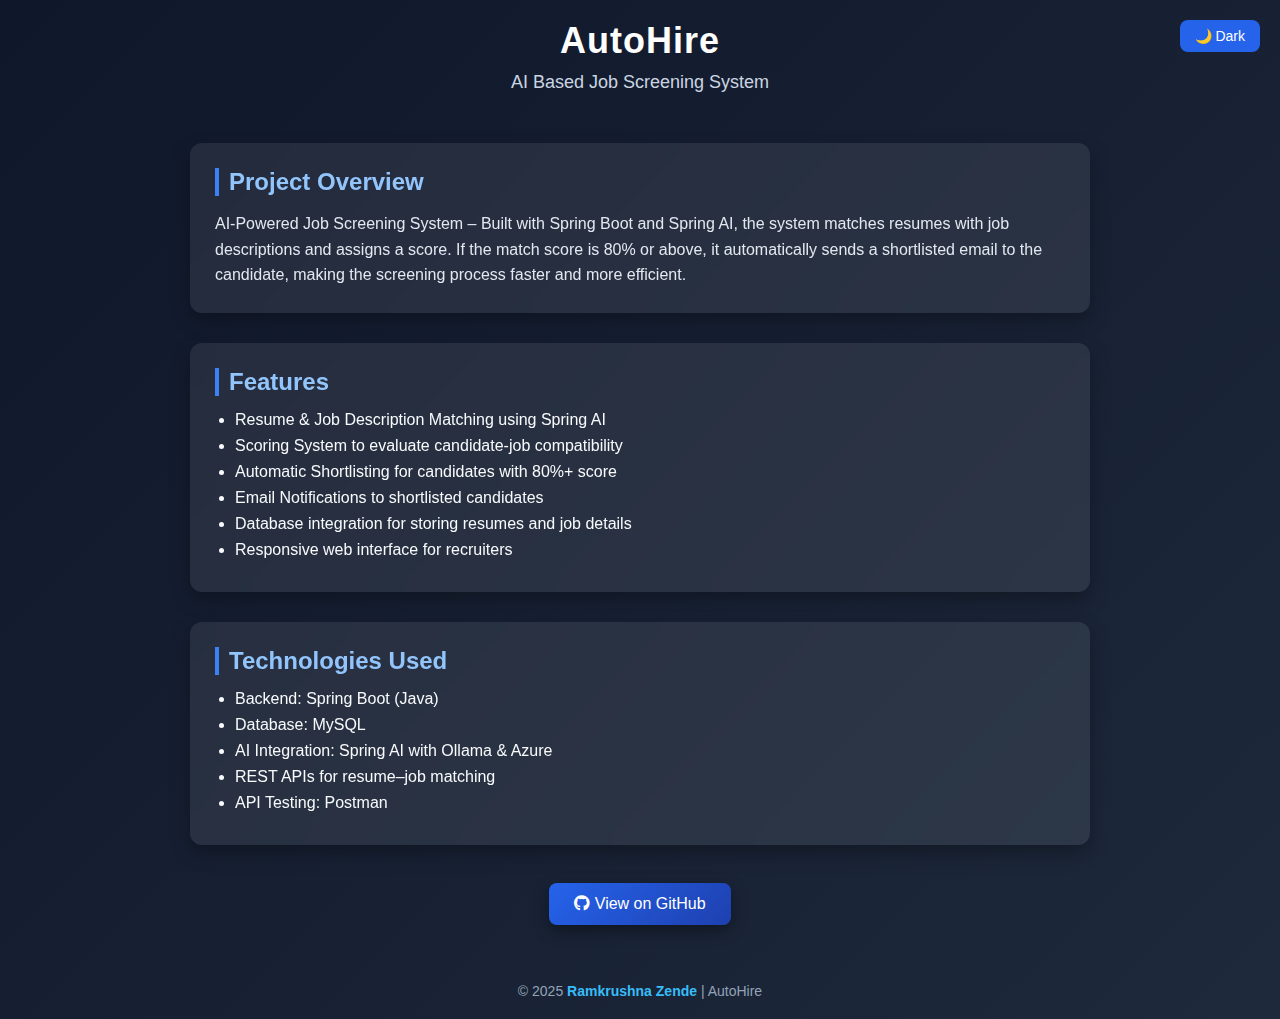
<file: Autohire.html>
<!DOCTYPE html>
<html lang="en">
<head>
  <meta charset="UTF-8" />
  <meta name="viewport" content="width=device-width, initial-scale=1.0"/>
  <title>AutoHire</title>
  <link rel="stylesheet" href="https://cdnjs.cloudflare.com/ajax/libs/font-awesome/6.5.0/css/all.min.css">
  <style>
    * { 
      margin: 0;
      padding: 0;
      box-sizing: border-box;
    }

    body {
      font-family: 'Segoe UI', Tahoma, Geneva, Verdana, sans-serif;
      background: linear-gradient(135deg, #0f172a, #1e293b);
      color: #f1f5f9;
      padding: 20px;
      transition: background 0.5s, color 0.5s;
    }

    body.light {
      background: linear-gradient(135deg, #f9fafb, #e5e7eb);
      color: #1e293b;
    }

    .header {
      text-align: center;
      margin-bottom: 50px;
      position: relative;
    }

    .header h1 {
      font-size: 36px;
      margin-bottom: 10px;
      color: #fff;
      letter-spacing: 1px;
    }

    body.light .header h1 {
      color: #1e293b;
    }

    .header p {
      font-size: 18px;
      color: #cbd5e1;
    }

    body.light .header p {
      color: #475569;
    }

    .theme-toggle {
      position: absolute;
      top: 0;
      right: 0;
      padding: 8px 15px;
      border-radius: 8px;
      background: #2563eb;
      color: #fff;
      cursor: pointer;
      font-size: 14px;
      border: none;
      transition: all 0.3s ease;
    }

    body.light .theme-toggle {
      background: #1e293b;
      color: #f1f5f9;
    }

    .section {
      max-width: 900px;
      margin: auto;
      background: rgba(255, 255, 255, 0.08);
      backdrop-filter: blur(10px);
      padding: 25px;
      margin-bottom: 30px;
      border-radius: 12px;
      box-shadow: 0 8px 20px rgba(0,0,0,0.3);
      transition: transform 0.3s, background 0.5s;
    }

    .section:hover {
      transform: translateY(-5px);
    }

    body.light .section {
      background: rgba(255, 255, 255, 0.9);
      box-shadow: 0 5px 15px rgba(0,0,0,0.1);
    }

    .section h2 {
      font-size: 24px;
      margin-bottom: 15px;
      color: #93c5fd;
      border-left: 4px solid #3b82f6;
      padding-left: 10px;
    }

    body.light .section h2 {
      color: #1e3a8a;
      border-left-color: #1d4ed8;
    }

    .section p {
      font-size: 16px;
      line-height: 1.6;
      color: #e2e8f0;
    }

    body.light .section p {
      color: #334155;
    }

    .section ul {
      margin-left: 20px;
      margin-top: 10px;
    }

    .section ul li {
      margin-bottom: 8px;
      font-size: 16px;
      color: #f8fafc;
    }

    body.light .section ul li {
      color: #1e293b;
    }

    .buttons {
      text-align: center;
      margin-top: 25px;
    }

    .buttons a {
      display: inline-block;
      margin: 8px;
      text-decoration: none;
      padding: 12px 25px;
      background: linear-gradient(135deg, #2563eb, #1e40af);
      color: #fff;
      border-radius: 8px;
      font-weight: 500;
      box-shadow: 0 5px 15px rgba(0,0,0,0.4);
      transition: all 0.3s ease;
    }

    .buttons a:hover {
      background: linear-gradient(135deg, #1d4ed8, #1e3a8a);
      transform: translateY(-3px);
    }

    footer {
      text-align: center;
      font-size: 14px;
      margin-top: 50px;
      color: #94a3b8;
    }

    body.light footer {
      color: #475569;
    }

    footer span {
      color: #38bdf8;
      font-weight: bold;
    }

    @media (max-width: 768px) {
      .section {
        padding: 20px;
      }
      .header h1 {
        font-size: 28px;
      }
    }
  </style>
</head>
<body>

  <div class="header">
    <h1>AutoHire</h1>
    <p>AI Based Job Screening System</p>
    <button class="theme-toggle" onclick="toggleTheme()">🌙 Dark</button>
  </div>

  <div class="section">
    <h2>Project Overview</h2>
    <p>
      AI-Powered Job Screening System – Built with Spring Boot and Spring AI, the system matches resumes with job descriptions and assigns a score. If the match score is 80% or above, it automatically sends a shortlisted email to the candidate, making the screening process faster and more efficient.
    </p>
  </div>

  <div class="section">
    <h2>Features</h2>
    <ul>
      <li>Resume & Job Description Matching using Spring AI</li>
      <li>Scoring System to evaluate candidate-job compatibility</li>
      <li>Automatic Shortlisting for candidates with 80%+ score</li>
      <li>Email Notifications to shortlisted candidates</li>
      <li>Database integration for storing resumes and job details</li>
      <li>Responsive web interface for recruiters</li>
    </ul>
  </div>

  <div class="section">
    <h2>Technologies Used</h2>
    <ul>
      <li>Backend: Spring Boot (Java)</li>
      <li>Database: MySQL</li>
      <li>AI Integration: Spring AI with Ollama & Azure</li>
      <li>REST APIs for resume–job matching</li>
      <li>API Testing: Postman</li>
    </ul>
  </div>

  <div class="buttons">
    <a href="https://github.com/ramzende14" target="_blank">
      <i class="fab fa-github"></i> View on GitHub
    </a>
  </div>

  <footer>
    &copy; 2025 <span>Ramkrushna Zende</span> | AutoHire
  </footer>

  <script>
    function toggleTheme() {
      document.body.classList.toggle('light');
      const btn = document.querySelector('.theme-toggle');
      if (document.body.classList.contains('light')) {
        btn.textContent = "🌙 Dark";
      } else {
        btn.textContent = "☀️ Light";
      }
    }
  </script>

</body>
</html>
</file>
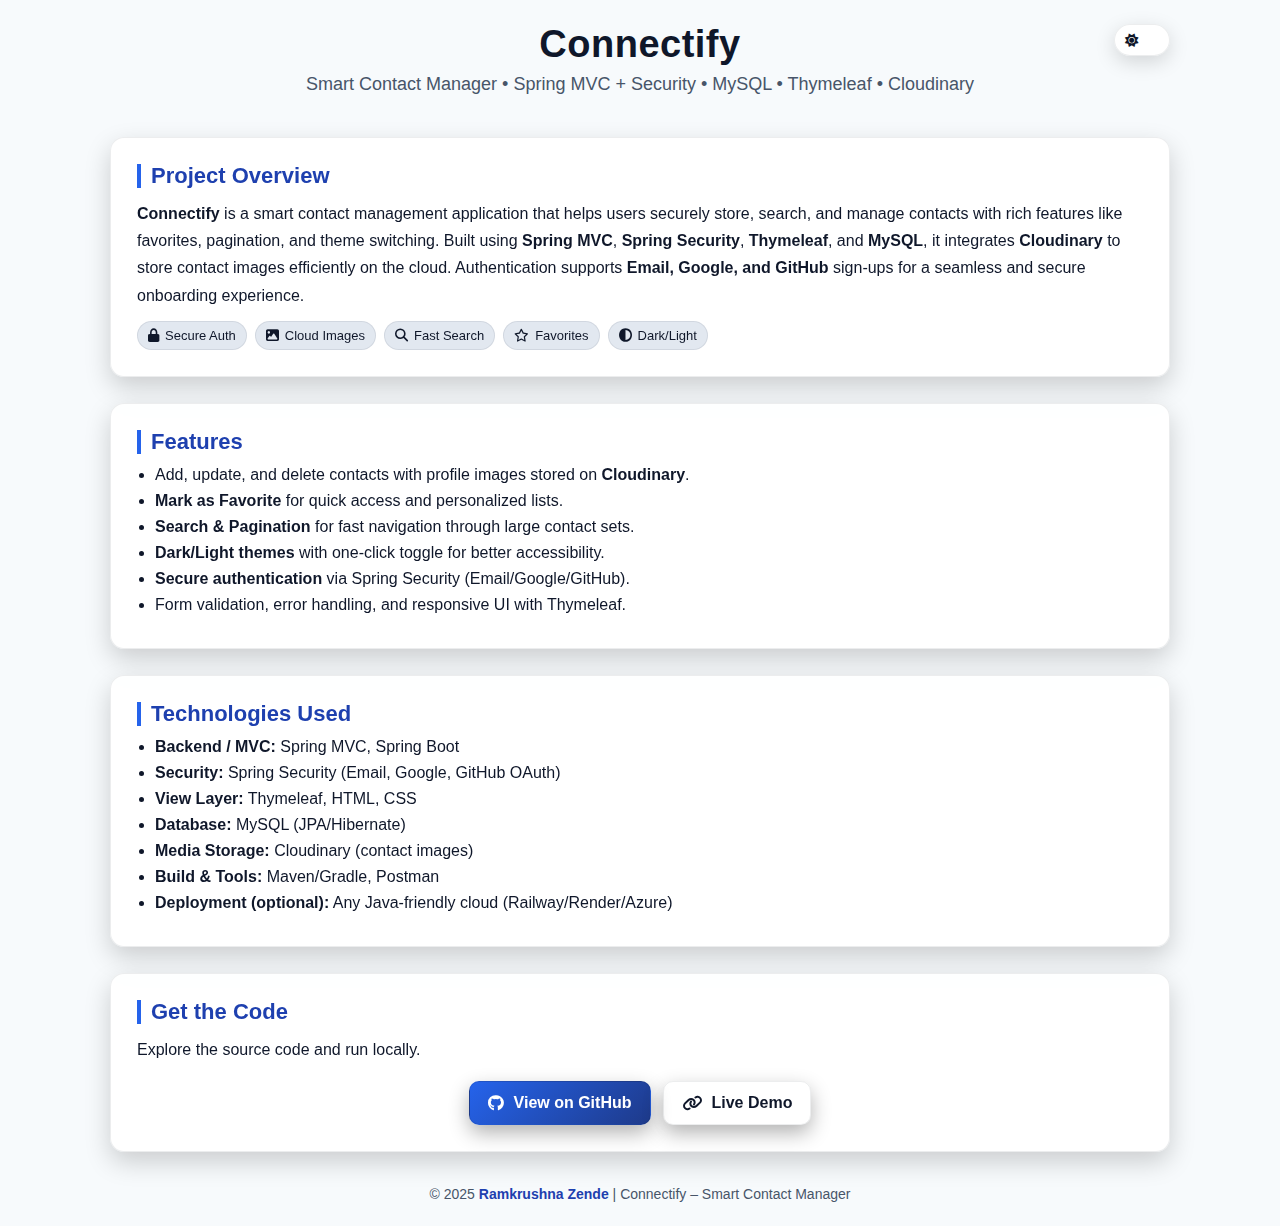
<file: Connectify.html>
<!DOCTYPE html>
<html lang="en" data-theme="dark">
<head>
  <meta charset="UTF-8" />
  <meta name="viewport" content="width=device-width, initial-scale=1.0"/>
  <title>Connectify – Smart Contact Manager</title>
  <link rel="stylesheet" href="https://cdnjs.cloudflare.com/ajax/libs/font-awesome/6.5.0/css/all.min.css">

  <style>
    :root {
      /* Light theme */
      --bg: #f7fafc;
      --text: #0f172a;
      --muted: #475569;
      --card: rgba(255,255,255,0.9);
      --card-border: rgba(15,23,42,0.08);
      --accent: #1e40af;
      --accent-2: #2563eb;
      --chip-bg: #e2e8f0;
      --chip-text: #0f172a;
    }
    /* Dark theme vars */
    html[data-theme="dark"] {
      --bg: linear-gradient(135deg, #0f172a, #1e293b);
      --text: #e8eef7;
      --muted: #cbd5e1;
      --card: rgba(255,255,255,0.08);
      --card-border: rgba(255,255,255,0.12);
      --accent: #93c5fd;
      --accent-2: #3b82f6;
      --chip-bg: rgba(148,163,184,0.2);
      --chip-text: #e2e8f0;
    }

    * { margin: 0; padding: 0; box-sizing: border-box; }
    body {
      font-family: 'Segoe UI', Tahoma, Geneva, Verdana, sans-serif;
      background: var(--bg);
      color: var(--text);
      padding: 24px;
      transition: background 0.4s ease, color 0.3s ease;
      min-height: 100vh;
    }

    .container { max-width: 1060px; margin: 0 auto; }

    /* Header */
    .header {
      text-align: center;
      margin-bottom: 42px;
      position: relative;
    }
    .brand {
      font-size: 38px;
      letter-spacing: .5px;
      font-weight: 800;
      line-height: 1.1;
    }
    .subtitle {
      margin-top: 8px;
      font-size: 18px;
      color: var(--muted);
    }

    /* Theme toggle */
    .toggle-wrap {
      position: absolute;
      top: 0;
      right: 0;
    }
    .toggle {
      appearance: none;
      width: 56px; height: 32px;
      background: var(--card);
      border: 1px solid var(--card-border);
      border-radius: 999px;
      position: relative;
      cursor: pointer;
      outline: none;
      transition: background .2s ease, border-color .2s ease;
      box-shadow: 0 6px 20px rgba(0,0,0,.15);
      backdrop-filter: blur(6px);
    }
    .toggle:after {
      content: "\f185";
      font-family: "Font Awesome 6 Free";
      font-weight: 900;
      position: absolute;
      top: 50%; transform: translateY(-50%);
      left: 4px;
      width: 24px; height: 24px;
      border-radius: 50%;
      display: grid; place-items: center;
      background: white;
      color: #0f172a;
      transition: left .25s ease, transform .25s ease;
    }
    html[data-theme="dark"] .toggle:after {
      content: "\f186"; /* moon */
      left: 28px;
      transform: translateY(-50%) rotate(360deg);
      background: #0b1220;
      color: #e2e8f0;
      border: 1px solid var(--card-border);
    }

    /* Card sections */
    .section {
      background: var(--card);
      border: 1px solid var(--card-border);
      border-radius: 14px;
      padding: 26px;
      margin-bottom: 26px;
      backdrop-filter: blur(10px);
      box-shadow: 0 10px 26px rgba(0,0,0,0.18);
      transition: transform .25s ease, box-shadow .25s ease, border-color .2s ease;
    }
    .section:hover { transform: translateY(-4px); }

    .section h2 {
      font-size: 22px;
      margin-bottom: 12px;
      color: var(--accent);
      border-left: 4px solid var(--accent-2);
      padding-left: 10px;
      line-height: 1.1;
    }
    .section p { line-height: 1.7; font-size: 16px; color: var(--text); }
    .muted { color: var(--muted); }

    .section ul { margin-left: 18px; margin-top: 12px; }
    .section li { margin-bottom: 8px; font-size: 16px; }

    /* Chips */
    .chips { display: flex; flex-wrap: wrap; gap: 8px; margin-top: 12px; }
    .chip {
      font-size: 13px;
      padding: 6px 10px;
      border-radius: 999px;
      background: var(--chip-bg);
      color: var(--chip-text);
      border: 1px solid var(--card-border);
      display: inline-flex; align-items: center; gap: 6px;
    }

    /* Gallery */
    .gallery {
      display: grid;
      grid-template-columns: repeat(3, 1fr);
      gap: 14px;
      margin-top: 14px;
    }
    .shot {
      border-radius: 12px;
      overflow: hidden;
      aspect-ratio: 16/9;
      border: 1px solid var(--card-border);
      box-shadow: 0 6px 16px rgba(0,0,0,.15);
      background: #0b1220;
    }
    .shot img {
      width: 100%; height: 100%; object-fit: cover;
      display: block;
      filter: saturate(0.95);
      transition: transform .35s ease, filter .35s ease;
    }
    .shot:hover img { transform: scale(1.03); filter: saturate(1.05); }

    /* Buttons */
    .buttons { display: flex; justify-content: center; gap: 12px; flex-wrap: wrap; margin-top: 18px; }
    .btn {
      display: inline-flex; align-items: center; gap: 10px;
      text-decoration: none;
      padding: 12px 18px;
      border-radius: 10px;
      font-weight: 600;
      border: 1px solid var(--card-border);
      background: linear-gradient(135deg, var(--accent-2), #1e3a8a);
      color: #fff;
      box-shadow: 0 8px 20px rgba(0,0,0,.3);
      transition: transform .2s ease, box-shadow .2s ease, opacity .2s ease;
    }
    .btn.secondary {
      background: transparent;
      color: var(--text);
      border: 1px solid var(--card-border);
    }
    .btn:hover { transform: translateY(-2px); box-shadow: 0 12px 24px rgba(0,0,0,.35); }
    .btn.secondary:hover { opacity: .9; }

    footer {
      text-align: center;
      font-size: 14px;
      margin-top: 34px;
      color: var(--muted);
    }
    footer span { font-weight: 700; color: var(--accent); }

    @media (max-width: 900px) {
      .gallery { grid-template-columns: 1fr 1fr; }
    }
    @media (max-width: 640px) {
      .gallery { grid-template-columns: 1fr; }
      .brand { font-size: 30px; }
    }
  </style>
</head>
<body>
  <div class="container">

    <header class="header">
      <h1 class="brand">Connectify</h1>
      <p class="subtitle">Smart Contact Manager • Spring MVC + Security • MySQL • Thymeleaf • Cloudinary</p>

      <div class="toggle-wrap">
        <button id="themeToggle" class="toggle" aria-label="Toggle theme"></button>
      </div>
    </header>

    <section class="section">
      <h2>Project Overview</h2>
      <p>
        <strong>Connectify</strong> is a smart contact management application that helps users securely store, search, and manage contacts with rich features like favorites, pagination, and theme switching. 
        Built using <strong>Spring MVC</strong>, <strong>Spring Security</strong>, <strong>Thymeleaf</strong>, and <strong>MySQL</strong>, it integrates <strong>Cloudinary</strong> to store contact images efficiently on the cloud. 
        Authentication supports <strong>Email, Google, and GitHub</strong> sign-ups for a seamless and secure onboarding experience.
      </p>
      <div class="chips" aria-label="Highlights">
        <span class="chip"><i class="fa-solid fa-lock"></i> Secure Auth</span>
        <span class="chip"><i class="fa-solid fa-image"></i> Cloud Images</span>
        <span class="chip"><i class="fa-solid fa-magnifying-glass"></i> Fast Search</span>
        <span class="chip"><i class="fa-regular fa-star"></i> Favorites</span>
        <span class="chip"><i class="fa-solid fa-circle-half-stroke"></i> Dark/Light</span>
      </div>
    </section>

    <section class="section">
      <h2>Features</h2>
      <ul>
        <li>Add, update, and delete contacts with profile images stored on <strong>Cloudinary</strong>.</li>
        <li><strong>Mark as Favorite</strong> for quick access and personalized lists.</li>
        <li><strong>Search & Pagination</strong> for fast navigation through large contact sets.</li>
        <li><strong>Dark/Light themes</strong> with one-click toggle for better accessibility.</li>
        <li><strong>Secure authentication</strong> via Spring Security (Email/Google/GitHub).</li>
        <li>Form validation, error handling, and responsive UI with Thymeleaf.</li>
      </ul>
    </section>

    <section class="section">
      <h2>Technologies Used</h2>
      <ul>
        <li><strong>Backend / MVC:</strong> Spring MVC, Spring Boot</li>
        <li><strong>Security:</strong> Spring Security (Email, Google, GitHub OAuth)</li>
        <li><strong>View Layer:</strong> Thymeleaf, HTML, CSS</li>
        <li><strong>Database:</strong> MySQL (JPA/Hibernate)</li>
        <li><strong>Media Storage:</strong> Cloudinary (contact images)</li>
        <li><strong>Build & Tools:</strong> Maven/Gradle, Postman</li>
        <li><strong>Deployment (optional):</strong> Any Java-friendly cloud (Railway/Render/Azure)</li>
      </ul>
    </section>

   

    <section class="section">
      <h2>Get the Code</h2>
      <p class="muted">Explore the source code and run locally.</p>
      <div class="buttons">
        <a class="btn" href="https://github.com/ramzende14" target="_blank" rel="noopener">
          <i class="fa-brands fa-github"></i> View on GitHub
        </a>
        <a class="btn secondary" href="#" onclick="alert('Live demo link coming soon!'); return false;">
          <i class="fa-solid fa-link"></i> Live Demo
        </a>
      </div>
    </section>

    <footer>
      &copy; 2025 <span>Ramkrushna Zende</span> | Connectify – Smart Contact Manager
    </footer>
  </div>

  <script>
    // Theme toggle: remembers user choice
    const root = document.documentElement;
    const toggle = document.getElementById('themeToggle');

    // Load saved theme or system preference
    (function initTheme(){
      const saved = localStorage.getItem('connectify-theme');
      if(saved){
        document.documentElement.setAttribute('data-theme', saved);
      } else {
        const prefersDark = window.matchMedia('(prefers-color-scheme: dark)').matches;
        document.documentElement.setAttribute('data-theme', prefersDark ? 'dark' : 'light');
      }
    })();

    toggle.addEventListener('click', () => {
      const current = root.getAttribute('data-theme');
      const next = current === 'dark' ? 'light' : 'dark';
      root.setAttribute('data-theme', next);
      localStorage.setItem('connectify-theme', next);
    });
  </script>
</body>
</html>
</file>
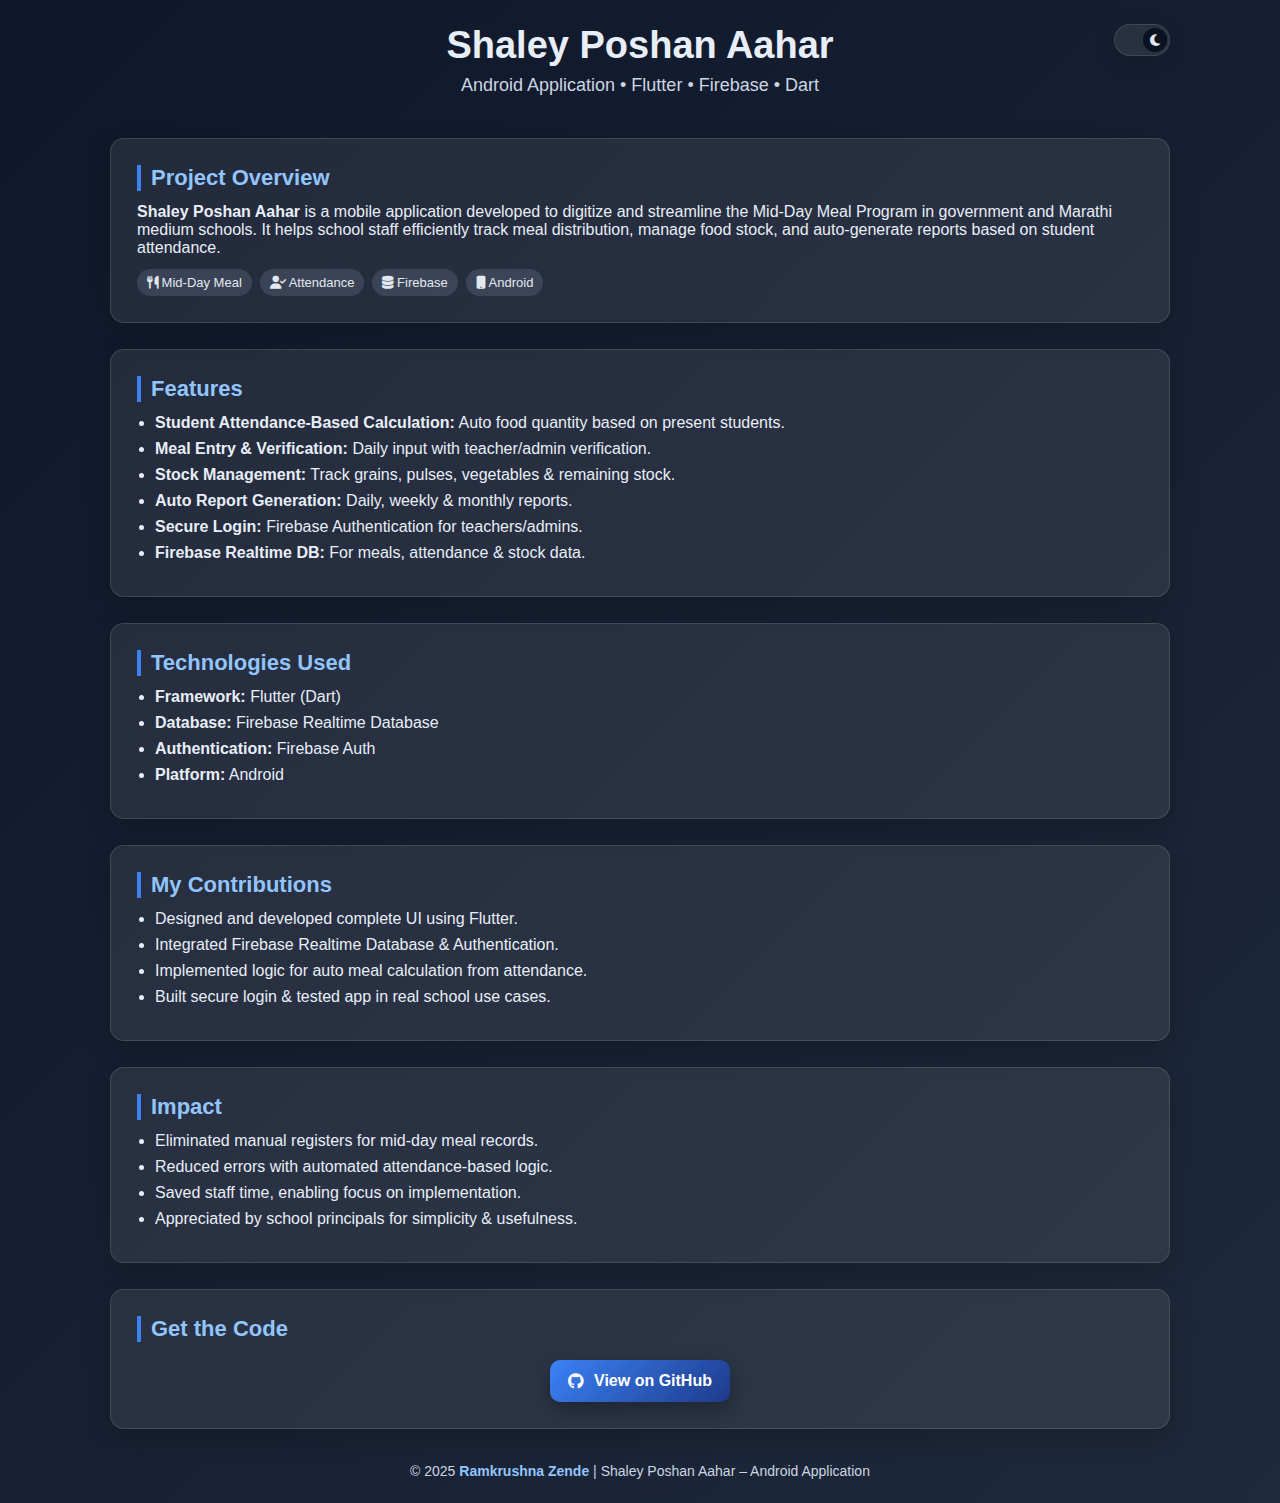
<file: Shaleyposhan.html>
<!DOCTYPE html>
<html lang="en" data-theme="dark">
<head>
  <meta charset="UTF-8" />
  <meta name="viewport" content="width=device-width, initial-scale=1.0"/>
  <title>Shaley Poshan Aahar – Android Application</title>
  <link rel="stylesheet" href="https://cdnjs.cloudflare.com/ajax/libs/font-awesome/6.5.0/css/all.min.css">

  <style>
    :root {
      --bg: #f7fafc;
      --text: #0f172a;
      --muted: #475569;
      --card: rgba(255,255,255,0.9);
      --card-border: rgba(15,23,42,0.08);
      --accent: #1e40af;
      --accent-2: #2563eb;
      --chip-bg: #e2e8f0;
      --chip-text: #0f172a;
    }
    html[data-theme="dark"] {
      --bg: linear-gradient(135deg, #0f172a, #1e293b);
      --text: #e8eef7;
      --muted: #cbd5e1;
      --card: rgba(255,255,255,0.08);
      --card-border: rgba(255,255,255,0.12);
      --accent: #93c5fd;
      --accent-2: #3b82f6;
      --chip-bg: rgba(148,163,184,0.2);
      --chip-text: #e2e8f0;
    }

    * { margin: 0; padding: 0; box-sizing: border-box; }
    body {
      font-family: 'Segoe UI', Tahoma, Geneva, Verdana, sans-serif;
      background: var(--bg);
      color: var(--text);
      padding: 24px;
      transition: background 0.4s ease, color 0.3s ease;
      min-height: 100vh;
    }

    .container { max-width: 1060px; margin: 0 auto; }

    .header { text-align: center; margin-bottom: 42px; position: relative; }
    .brand { font-size: 38px; font-weight: 800; }
    .subtitle { margin-top: 8px; font-size: 18px; color: var(--muted); }

    .toggle-wrap { position: absolute; top: 0; right: 0; }
    .toggle {
      appearance: none; width: 56px; height: 32px;
      background: var(--card);
      border: 1px solid var(--card-border);
      border-radius: 999px;
      position: relative; cursor: pointer;
      box-shadow: 0 6px 20px rgba(0,0,0,.15);
    }
    .toggle:after {
      content: "\f185";
      font-family: "Font Awesome 6 Free"; font-weight: 900;
      position: absolute; top: 50%; transform: translateY(-50%);
      left: 4px; width: 24px; height: 24px;
      border-radius: 50%; display: grid; place-items: center;
      background: white; color: #0f172a;
      transition: left .25s ease;
    }
    html[data-theme="dark"] .toggle:after {
      content: "\f186"; left: 28px;
      background: #0b1220; color: #e2e8f0;
    }

    .section {
      background: var(--card);
      border: 1px solid var(--card-border);
      border-radius: 14px;
      padding: 26px;
      margin-bottom: 26px;
      box-shadow: 0 10px 26px rgba(0,0,0,0.18);
    }
    .section h2 {
      font-size: 22px; margin-bottom: 12px;
      color: var(--accent);
      border-left: 4px solid var(--accent-2);
      padding-left: 10px;
    }
    .section ul { margin-left: 18px; margin-top: 12px; }
    .section li { margin-bottom: 8px; font-size: 16px; }

    .chips { display: flex; flex-wrap: wrap; gap: 8px; margin-top: 12px; }
    .chip {
      font-size: 13px; padding: 6px 10px;
      border-radius: 999px;
      background: var(--chip-bg);
      color: var(--chip-text);
    }

    .buttons { display: flex; justify-content: center; gap: 12px; margin-top: 18px; }
    .btn {
      display: inline-flex; align-items: center; gap: 10px;
      text-decoration: none; padding: 12px 18px;
      border-radius: 10px;
      background: linear-gradient(135deg, var(--accent-2), #1e3a8a);
      color: #fff; font-weight: 600;
      box-shadow: 0 8px 20px rgba(0,0,0,.3);
    }

    footer { text-align: center; font-size: 14px; margin-top: 34px; color: var(--muted); }
    footer span { font-weight: 700; color: var(--accent); }
  </style>
</head>
<body>
  <div class="container">

    <header class="header">
      <h1 class="brand">Shaley Poshan Aahar</h1>
      <p class="subtitle">Android Application • Flutter • Firebase • Dart</p>
      <div class="toggle-wrap"><button id="themeToggle" class="toggle"></button></div>
    </header>

    <section class="section">
      <h2>Project Overview</h2>
      <p>
        <strong>Shaley Poshan Aahar</strong> is a mobile application developed to digitize and streamline the 
        Mid-Day Meal Program in government and Marathi medium schools.  
        It helps school staff efficiently track meal distribution, manage food stock, and auto-generate reports 
        based on student attendance.
      </p>
      <div class="chips">
        <span class="chip"><i class="fa-solid fa-utensils"></i> Mid-Day Meal</span>
        <span class="chip"><i class="fa-solid fa-user-check"></i> Attendance</span>
        <span class="chip"><i class="fa-solid fa-database"></i> Firebase</span>
        <span class="chip"><i class="fa-solid fa-mobile"></i> Android</span>
      </div>
    </section>

    <section class="section">
      <h2>Features</h2>
      <ul>
        <li><strong>Student Attendance-Based Calculation:</strong> Auto food quantity based on present students.</li>
        <li><strong>Meal Entry & Verification:</strong> Daily input with teacher/admin verification.</li>
        <li><strong>Stock Management:</strong> Track grains, pulses, vegetables & remaining stock.</li>
        <li><strong>Auto Report Generation:</strong> Daily, weekly & monthly reports.</li>
        <li><strong>Secure Login:</strong> Firebase Authentication for teachers/admins.</li>
        <li><strong>Firebase Realtime DB:</strong> For meals, attendance & stock data.</li>
      </ul>
    </section>

    <section class="section">
      <h2>Technologies Used</h2>
      <ul>
        <li><strong>Framework:</strong> Flutter (Dart)</li>
        <li><strong>Database:</strong> Firebase Realtime Database</li>
        <li><strong>Authentication:</strong> Firebase Auth</li>
        <li><strong>Platform:</strong> Android</li>
      </ul>
    </section>

    <section class="section">
      <h2>My Contributions</h2>
      <ul>
        <li>Designed and developed complete UI using Flutter.</li>
        <li>Integrated Firebase Realtime Database & Authentication.</li>
        <li>Implemented logic for auto meal calculation from attendance.</li>
        <li>Built secure login & tested app in real school use cases.</li>
      </ul>
    </section>

    <section class="section">
      <h2>Impact</h2>
      <ul>
        <li>Eliminated manual registers for mid-day meal records.</li>
        <li>Reduced errors with automated attendance-based logic.</li>
        <li>Saved staff time, enabling focus on implementation.</li>
        <li>Appreciated by school principals for simplicity & usefulness.</li>
      </ul>
    </section>

    <section class="section">
      <h2>Get the Code</h2>
      <div class="buttons">
        <a class="btn" href="https://github.com/ramzende14/Shaley-Poshan-Aahar-App.git" target="_blank">
          <i class="fa-brands fa-github"></i> View on GitHub
        </a>
      </div>
    </section>

    <footer>
      &copy; 2025 <span>Ramkrushna Zende</span> | Shaley Poshan Aahar – Android Application
    </footer>
  </div>

  <script>
    const root = document.documentElement;
    const toggle = document.getElementById('themeToggle');
    (function initTheme(){
      const saved = localStorage.getItem('poshan-theme');
      if(saved){ root.setAttribute('data-theme', saved); }
    })();
    toggle.addEventListener('click', () => {
      const current = root.getAttribute('data-theme');
      const next = current === 'dark' ? 'light' : 'dark';
      root.setAttribute('data-theme', next);
      localStorage.setItem('poshan-theme', next);
    });
  </script>
</body>
</html>
</file>
